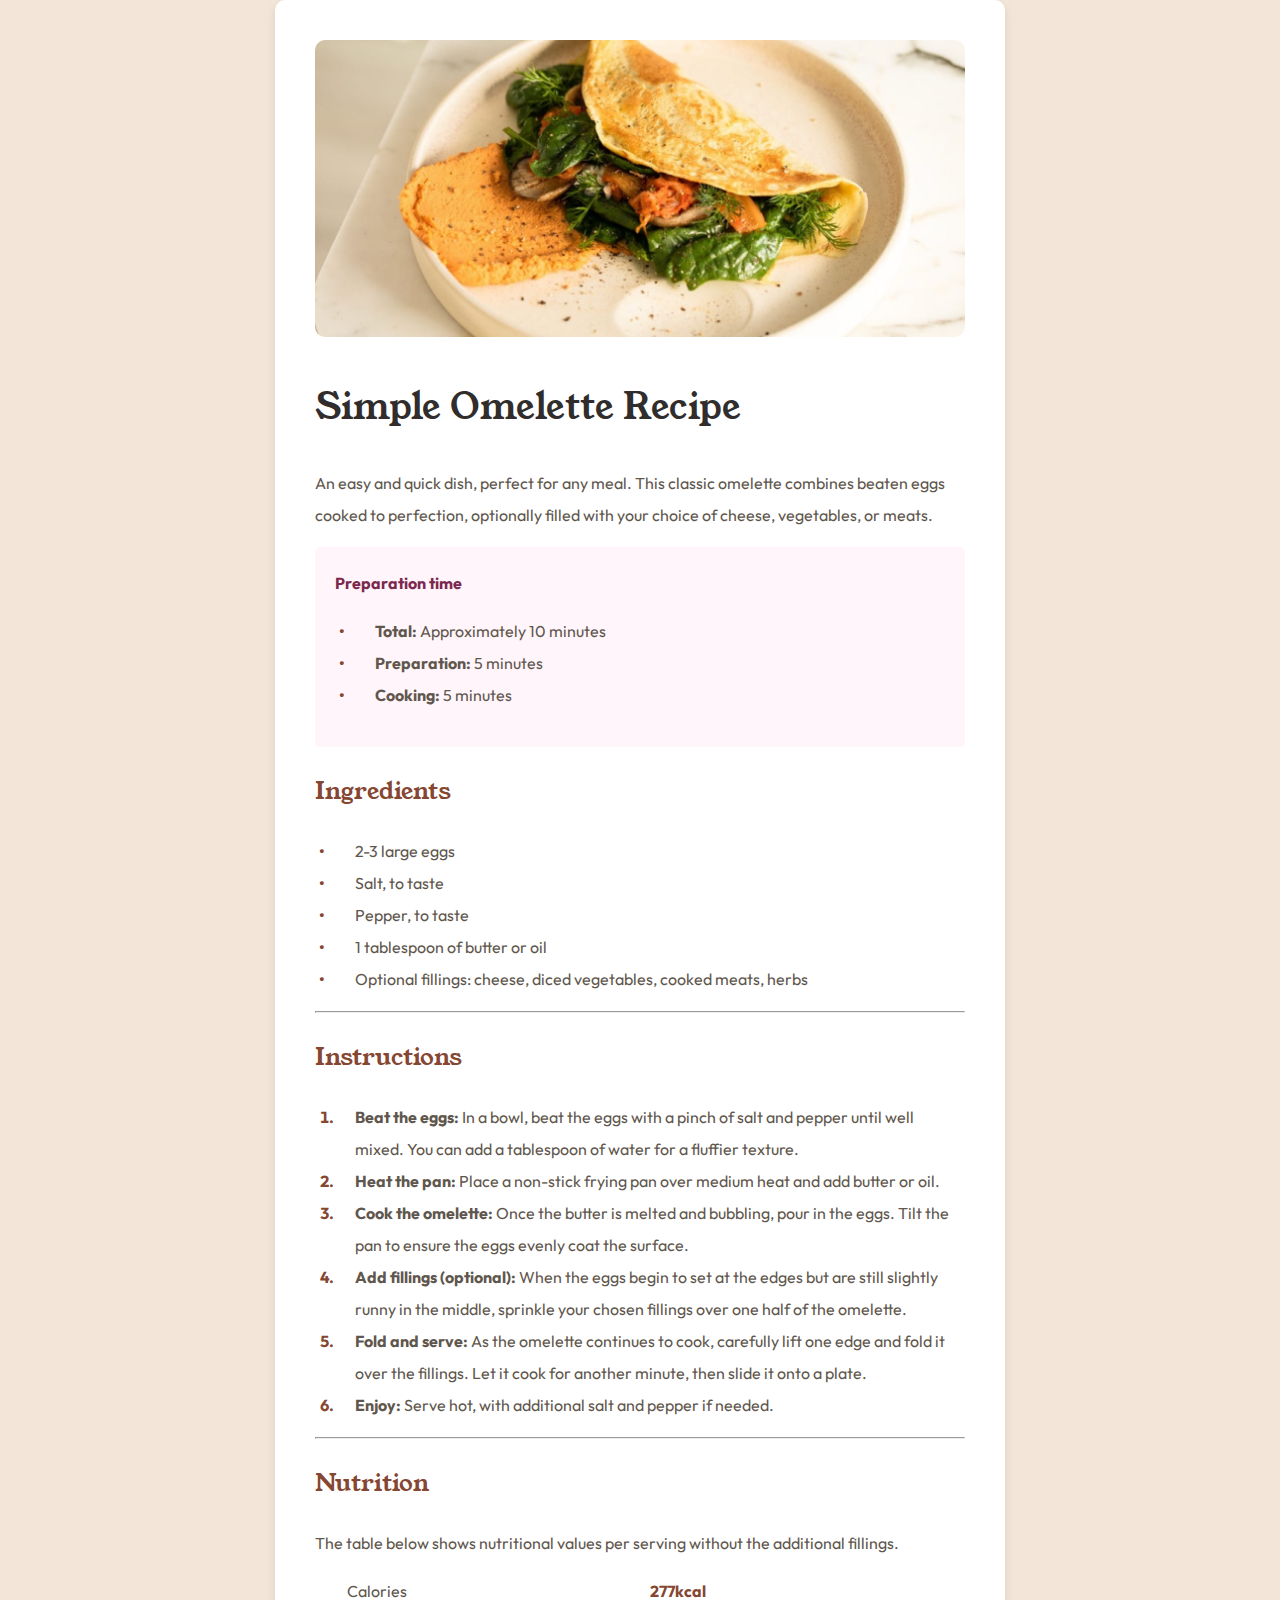
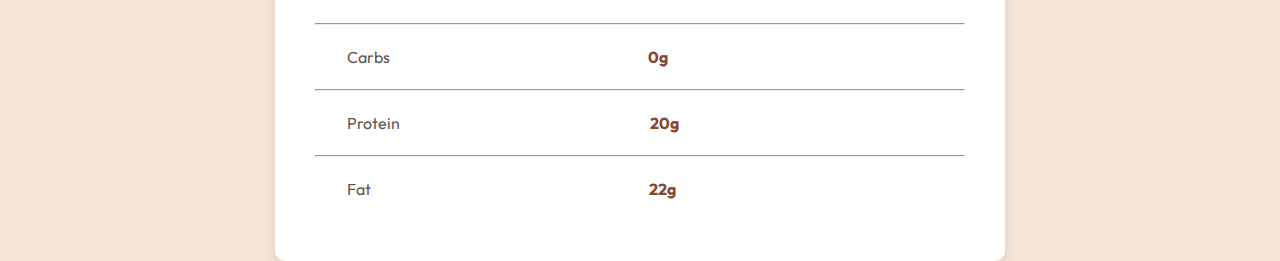
<file: index.html>
<!DOCTYPE html>
<html lang="en">

<head>
    <meta charset="UTF-8">
    <meta name="viewport" content="width=device-width, initial-scale=1.0">
    <title>Simple Omelette Recipe</title>
    <link rel="stylesheet" href="assets/design.css">
</head>

<body>
    <div class="container">
        <div class="image">
            <img src="assets/egg.jpeg" alt="Omelette">
        </div>
        <h1>Simple Omelette Recipe</h1>
        <p>An easy and quick dish, perfect for any meal. This classic omelette combines beaten eggs cooked to
            perfection, optionally filled with your choice of cheese, vegetables, or meats.</p>

        <div class="prep-time">
            <strong>Preparation time</strong>
            <ul>
                <li><strong>Total:</strong> Approximately 10 minutes</li>
                <li><strong>Preparation:</strong> 5 minutes</li>
                <li><strong>Cooking:</strong> 5 minutes</li>
            </ul>
        </div>

        <div class="ingredients">
            <h2>Ingredients</h2>
            <ul>
                <li>2-3 large eggs</li>
                <li>Salt, to taste</li>
                <li>Pepper, to taste</li>
                <li>1 tablespoon of butter or oil</li>
                <li>Optional fillings: cheese, diced vegetables, cooked meats, herbs</li>
            </ul>
        </div>

        
        <hr class="solid">

        <div class="instructions">
            <h2>Instructions</h2>
            <ol>
                <li><strong>Beat the eggs:</strong> In a bowl, beat the eggs with a pinch of salt and pepper until well
                    mixed. You can add a tablespoon of water for a fluffier texture.</li>
                <li><strong>Heat the pan:</strong> Place a non-stick frying pan over medium heat and add butter or oil.
                </li>
                <li><strong>Cook the omelette:</strong> Once the butter is melted and bubbling, pour in the eggs. Tilt the pan to ensure the eggs evenly coat the surface.
                </li>
                <li><strong>Add fillings (optional):</strong> When the eggs begin to set at the edges but are still slightly runny in the middle, sprinkle your chosen fillings over one half of the omelette.</li>
                <li><strong>Fold and serve:</strong> As the omelette continues to cook, carefully lift one edge and fold it over the fillings. Let it cook for another minute, then slide it onto a plate.</li>
                <li><strong>Enjoy:</strong> Serve hot, with additional salt and pepper if needed.</li>
            </ol>
        </div>

        
        <hr class="solid">

        <div class="nutrition">
            <h2>Nutrition</h2>
            <p>The table below shows nutritional values per serving without the additional fillings.</p>
            <p>&emsp;&ensp;&ensp;Calories
                <span style="padding-left: 240px; color: var(--brown-800);">
                    <b>277kcal</b>
                </span>
            </p>
            <hr class="solid">
            <p>&emsp;&ensp;&ensp;Carbs
                <span style="padding-left: 255px; color: var(--brown-800);"><b>0g</b></span></p>
            <hr class="solid">
            <p>&emsp;&ensp;&ensp;Protein
                <span style="padding-left: 247px; color: var(--brown-800);"><b>20g</b></span></p>
            <hr class="solid">
            <p>&emsp;&ensp;&ensp;Fat
                <span style="padding-left: 275px; color: var(--brown-800);"><b>22g</b></span></p>
        </div>
        
    </div>
</body>

</html>
</file>
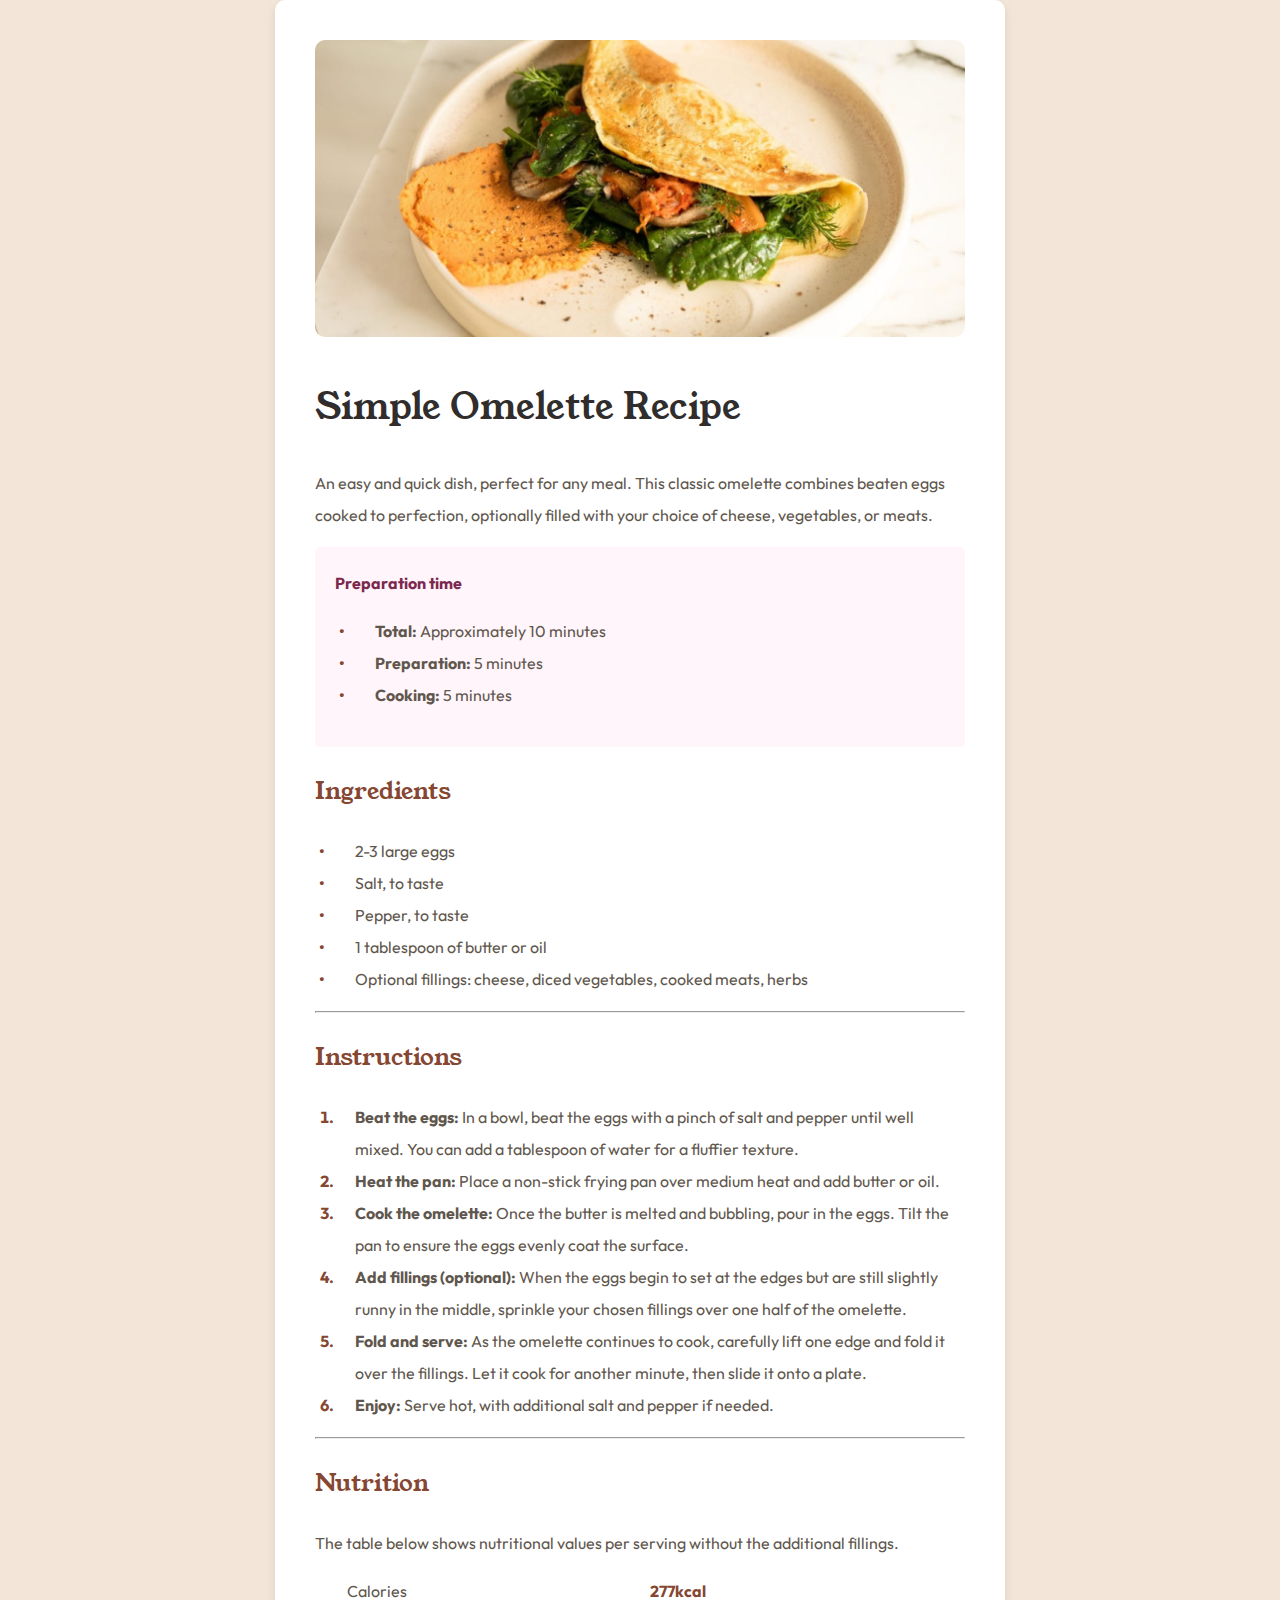
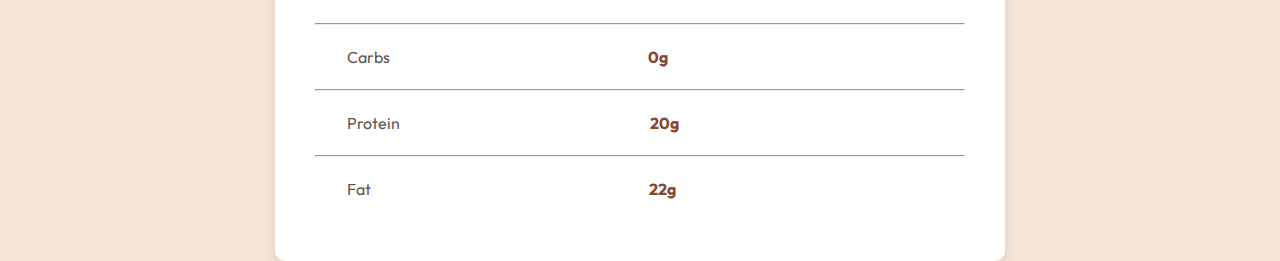
<file: main.html>
<!DOCTYPE html>
<html lang="en">

<head>
    <meta charset="UTF-8">
    <meta name="viewport" content="width=device-width, initial-scale=1.0">
    <title>Simple Omelette Recipe</title>
    <link rel="stylesheet" href="assets/design.css">
</head>

<body>
    <div class="container">
        <div class="image">
            <img src="assets/egg.jpeg" alt="Omelette">
        </div>
        <h1>Simple Omelette Recipe</h1>
        <p>An easy and quick dish, perfect for any meal. This classic omelette combines beaten eggs cooked to
            perfection, optionally filled with your choice of cheese, vegetables, or meats.</p>

        <div class="prep-time">
            <strong>Preparation time</strong>
            <ul>
                <li><strong>Total:</strong> Approximately 10 minutes</li>
                <li><strong>Preparation:</strong> 5 minutes</li>
                <li><strong>Cooking:</strong> 5 minutes</li>
            </ul>
        </div>

        <div class="ingredients">
            <h2>Ingredients</h2>
            <ul>
                <li>2-3 large eggs</li>
                <li>Salt, to taste</li>
                <li>Pepper, to taste</li>
                <li>1 tablespoon of butter or oil</li>
                <li>Optional fillings: cheese, diced vegetables, cooked meats, herbs</li>
            </ul>
        </div>

        
        <hr class="solid">

        <div class="instructions">
            <h2>Instructions</h2>
            <ol>
                <li><strong>Beat the eggs:</strong> In a bowl, beat the eggs with a pinch of salt and pepper until well
                    mixed. You can add a tablespoon of water for a fluffier texture.</li>
                <li><strong>Heat the pan:</strong> Place a non-stick frying pan over medium heat and add butter or oil.
                </li>
                <li><strong>Cook the omelette:</strong> Once the butter is melted and bubbling, pour in the eggs. Tilt the pan to ensure the eggs evenly coat the surface.
                </li>
                <li><strong>Add fillings (optional):</strong> When the eggs begin to set at the edges but are still slightly runny in the middle, sprinkle your chosen fillings over one half of the omelette.</li>
                <li><strong>Fold and serve:</strong> As the omelette continues to cook, carefully lift one edge and fold it over the fillings. Let it cook for another minute, then slide it onto a plate.</li>
                <li><strong>Enjoy:</strong> Serve hot, with additional salt and pepper if needed.</li>
            </ol>
        </div>

        
        <hr class="solid">

        <div class="nutrition">
            <h2>Nutrition</h2>
            <p>The table below shows nutritional values per serving without the additional fillings.</p>
            <p>&emsp;&ensp;&ensp;Calories
                <span style="padding-left: 240px; color: var(--brown-800);">
                    <b>277kcal</b>
                </span>
            </p>
            <hr class="solid">
            <p>&emsp;&ensp;&ensp;Carbs
                <span style="padding-left: 255px; color: var(--brown-800);"><b>0g</b></span></p>
            <hr class="solid">
            <p>&emsp;&ensp;&ensp;Protein
                <span style="padding-left: 247px; color: var(--brown-800);"><b>20g</b></span></p>
            <hr class="solid">
            <p>&emsp;&ensp;&ensp;Fat
                <span style="padding-left: 275px; color: var(--brown-800);"><b>22g</b></span></p>
        </div>
        
    </div>
</body>

</html>
</file>
<file: assets/design.css>
@font-face {
    font-family: 'young-serif';
    src: url('YoungSerif-Regular.ttf') format('truetype');
}

@font-face {
    font-family: 'outfit';
    src: url('Outfit-VariableFont_wght.ttf') format('truetype');
}

:root {
    --white: hsl(0, 0%, 100%);
    --stone-100: hsl(30, 54%, 90%);
    --stone-150: hsl(30, 18%, 87%);
    --stone-600: hsl(30, 10%, 34%);
    --stone-900: hsl(24, 5%, 18%);
    --brown-800: hsl(14, 45%, 36%);
    --rose-800: hsl(332, 51%, 32%);
    --rose-50: hsl(330, 100%, 98%);
}

body {
    font-family: 'outfit', sans-serif;
    font-size: 16px;
    background-color: var(--stone-100);
    margin: 0;
    display: flex;
    justify-content: center;
    align-items: center;
    min-height: 100vh;
    line-height: 2;
}

.container {
    background: var(--white);
    max-width: 650px;
    padding: 40px;
    border-radius: 10px;
    box-shadow: 0 4px 10px rgba(0, 0, 0, 0.1);
}

.image img {
    width: 100%;
    border-radius: 10px;
}

h1 {
    font-family: 'young-serif', serif;
    font-weight: 400;
    font-size: 36px;
    color: var(--stone-900);
}

.prep-time {
    background: var(--rose-50);
    padding: 20px;
    border-radius: 5px;
    color: var(--rose-800);
}

.ingredients,
.instructions,
.nutrition {
    margin-top: 20px;
}

ul,
ol {
    color: var(--stone-600);
}

ol li::marker {
    content: counter(list-item) ".       ";
    font-size: 1em;
    margin-right: 10px;
    color: var(--brown-800);
    font-weight: 700;
}
ul li::marker {
    content: "•          ";
    font-size: 1em;
    margin-right: 10px;
    color: var(--brown-800);
    font-weight: 700;
}
p {
    color: var(--stone-600);
}

.nutrition-table {
    width: 100%;
    border-collapse: collapse;
    margin-top: 10px;
}

.nutrition-table th,
.nutrition-table td {
    border: 1px solid var(--stone-150);
    padding: 8px;
    text-align: center;
}

h2 {
    font-family: 'young-serif', serif;
    font-weight: 400;
    color: var(--brown-800);
}
</file>
